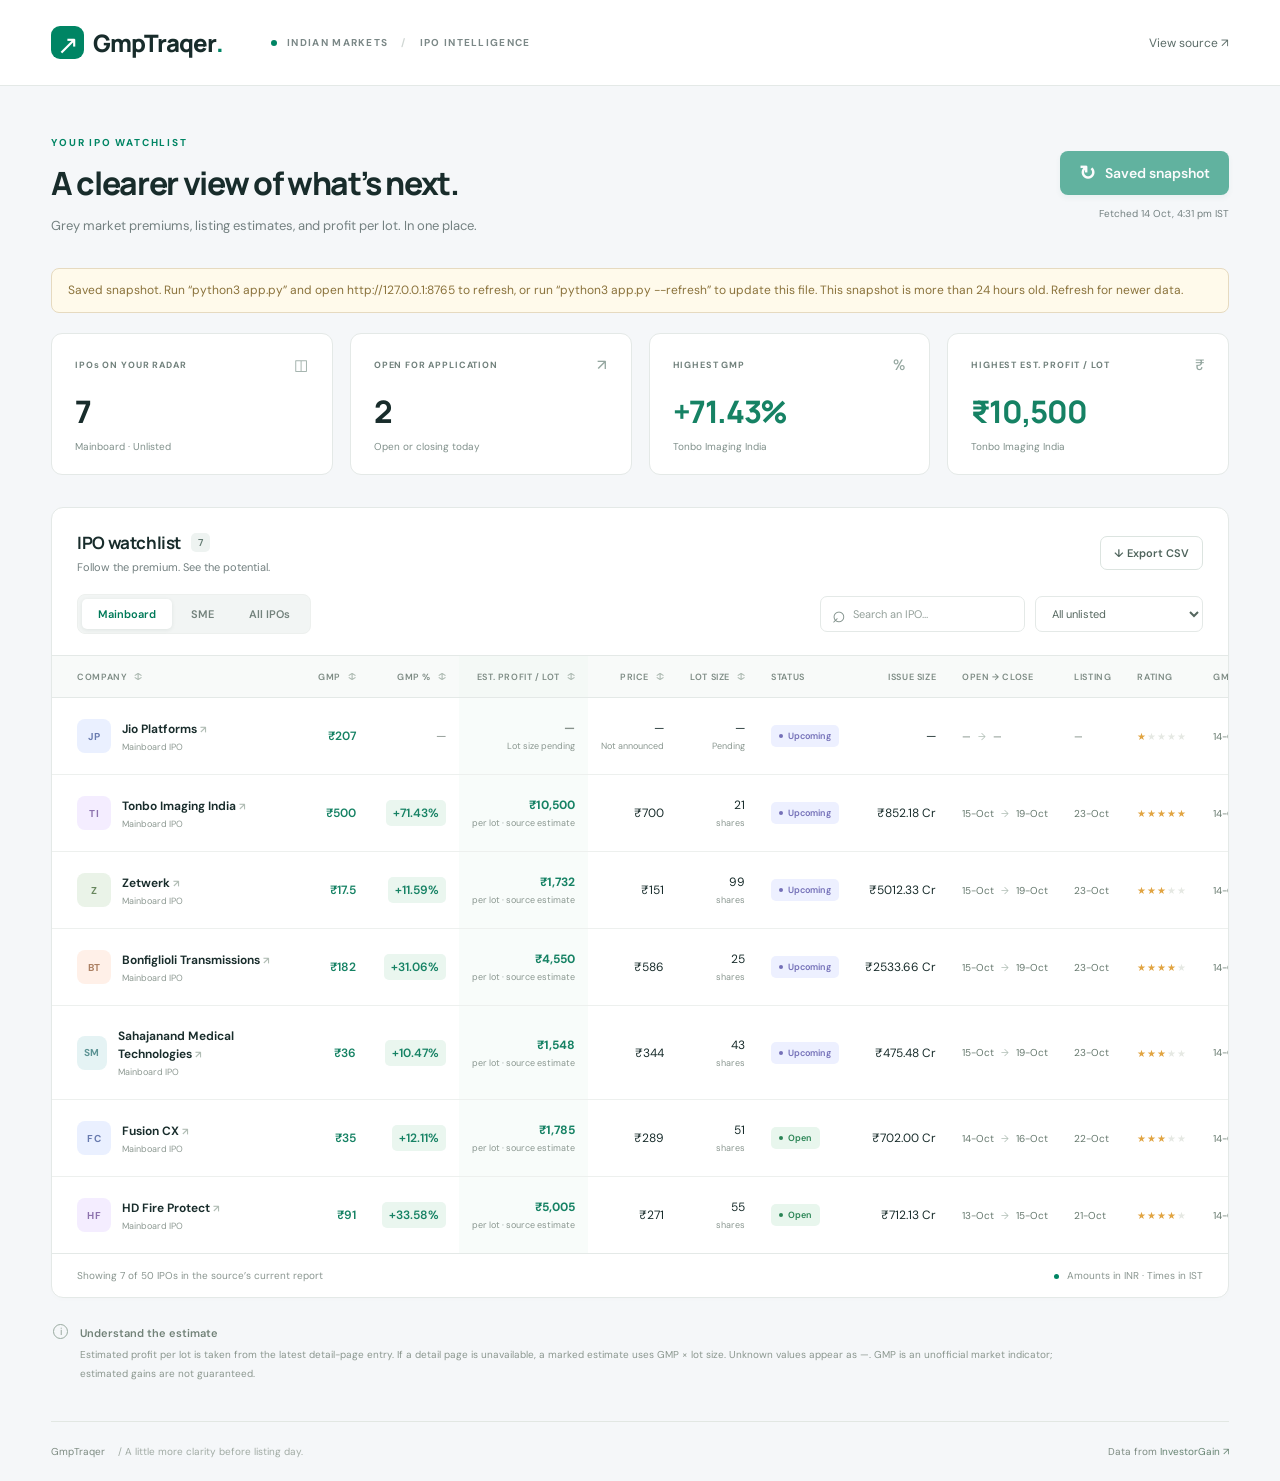
<file: dashboard.html>
<!doctype html>
<html lang="en">
<head>
  <meta charset="utf-8"><meta name="viewport" content="width=device-width,initial-scale=1">
  <meta name="theme-color" content="#f5f7f9">
  <title>GmpTraqer — Indian IPO watchlist</title>
  <style>@import url('https://fonts.googleapis.com/css2?family=DM+Sans:wght@400;450;500;550;600;650;700&family=Manrope:wght@500;600;650;700;750;800&display=swap');
:root{--ink:#182c2b;--muted:#738080;--line:#e4e9e7;--green:#008564;--pale:#e8f5ee;--bg:#f5f7f9}*{box-sizing:border-box}body{margin:0;background:var(--bg);color:var(--ink);font-family:'DM Sans',-apple-system,BlinkMacSystemFont,'Segoe UI',sans-serif;font-size:14px}button,input,select{font:inherit}button,a,input,select{-webkit-tap-highlight-color:transparent}button{cursor:pointer}button:disabled{cursor:wait;opacity:.6}button:focus-visible,a:focus-visible,input:focus-visible,select:focus-visible{outline:3px solid #6ac1ab;outline-offset:3px}a{color:inherit;text-decoration:none}a:hover{text-decoration:underline}[hidden]{display:none!important}.topbar{height:86px;display:flex;align-items:center;gap:48px;padding:0 4%;background:#fff;border-bottom:1px solid var(--line)}.brand{display:flex;align-items:center;gap:9px;font-family:Manrope,sans-serif;font-size:24px;font-weight:800;letter-spacing:-1px}.brand-icon{display:inline-grid;place-items:center;width:33px;height:33px;background:var(--green);color:white;border-radius:9px;font-size:26px;font-weight:500}.brand-dot{color:var(--green);margin-left:-9px}.market{font-size:10px;letter-spacing:1.3px;font-weight:700;color:#7b8887;display:flex;gap:10px;align-items:center}.market i,.tiny-dot{display:inline-block;width:6px;height:6px;background:var(--green);border-radius:50%}.divider{color:#d0d7d4;margin:0 3px}.source-link{margin-left:auto;font-size:12px;color:#5b6c68}main{max-width:1600px;margin:auto;padding:50px 4% 0}.heading{display:flex;justify-content:space-between;gap:24px;align-items:center;margin-bottom:34px}.eyebrow{font-size:10px;letter-spacing:1.8px;color:var(--green);font-weight:700;margin-bottom:12px}h1{font-family:Manrope,sans-serif;font-size:clamp(26px,2.5vw,37px);font-weight:750;letter-spacing:-1.35px;margin:0 0 12px}.heading p{margin:0;font-size:13px;color:var(--muted)}.refresh-area{display:flex;flex-direction:column;align-items:flex-end;gap:12px;min-width:170px}.primary{border:0;background:#008564;color:white;border-radius:8px;padding:12px 19px;font-weight:600;box-shadow:0 3px 5px #00856414;display:flex;gap:9px;align-items:center}.primary:hover{background:#006e53}#refresh-icon{font-size:20px;line-height:20px}#updated{font-size:10px;color:var(--muted);text-align:right}.stats{display:grid;grid-template-columns:repeat(4,1fr);gap:17px;margin-bottom:32px}.stat{background:white;border:1px solid var(--line);border-radius:11px;padding:21px 23px;display:flex;flex-direction:column;min-width:0}.stat-label{font-size:9px;font-weight:700;color:#71817c;letter-spacing:.85px;display:flex;align-items:center;justify-content:space-between;gap:5px}.stat-icon{font-size:15px;color:#95a7a0;font-weight:500}.stat strong{font-family:Manrope,sans-serif;font-size:31px;font-weight:750;letter-spacing:-1.2px;margin:15px 0 8px}.stat-foot{font-size:10px;color:#80908b;white-space:nowrap;overflow:hidden;text-overflow:ellipsis}.green{color:var(--green)}.watchlist{background:#fff;border:1px solid var(--line);border-radius:12px;overflow:hidden;box-shadow:0 2px 6px #102c2203}.table-heading{display:flex;justify-content:space-between;align-items:center;padding:23px 25px 20px}.table-heading h2{font-family:Manrope,sans-serif;font-size:17px;letter-spacing:-.4px;margin:0;display:flex;align-items:center;gap:10px}.table-heading p{margin:6px 0 0;font-size:11px;color:var(--muted)}.count{font:600 10px 'DM Sans',sans-serif;background:#eef3f1;color:#647b73;border-radius:5px;padding:3px 7px}.secondary{background:white;border:1px solid #dce4e0;border-radius:7px;padding:9px 13px;color:#4f645c;font-size:11px;font-weight:600}.secondary:hover{background:#f6faf8}.toolbar{display:flex;align-items:center;justify-content:space-between;gap:16px;padding:0 25px 21px}.segments{padding:4px;display:flex;gap:3px;background:#f2f5f4;border:1px solid #edf0ee;border-radius:8px}.segments button{border:0;padding:8px 16px;border-radius:5px;font-size:11px;color:#73827c;background:transparent;font-weight:600}.segments button[aria-pressed=true]{background:white;color:#007a59;box-shadow:0 1px 4px #122d2315}.filters{display:flex;gap:10px}.search{display:flex;align-items:center;border:1px solid var(--line);border-radius:7px;padding:0 11px;gap:7px}.search span{font-size:23px;color:#81918b}.search input{width:160px;border:0;outline:none;font-size:11px;padding:10px 0;background:none;color:var(--ink)}.search input::placeholder{color:#94a09a}select{border:1px solid var(--line);border-radius:7px;padding:9px 28px 9px 12px;background:#fff;color:#55675f;font-size:11px}.table-scroll{overflow-x:auto}table{width:100%;border-collapse:collapse;white-space:nowrap;text-align:left}thead{background:#f8faf9;border-top:1px solid var(--line);border-bottom:1px solid var(--line)}th{padding:14px 13px;color:#7d8b84;font-size:9px;letter-spacing:.6px;font-weight:600}th:first-child,td:first-child{padding-left:25px}th:last-child,td:last-child{padding-right:25px}th button{font:inherit;color:inherit;padding:0;background:none;border:0;letter-spacing:inherit;white-space:nowrap}th button span{color:#acb9b1;font-size:10px;margin-left:4px}th[aria-sort]{color:#007c5d}td{padding:21px 13px;border-bottom:1px solid #edf0ee;font-size:12px;font-variant-numeric:tabular-nums}tbody tr:last-child td{border-bottom:0}tbody tr:hover{background:#fafcfb}.num{text-align:right}.emphasis{background:#e7f5ee50}.company{display:flex;align-items:center;gap:11px;min-width:215px}.avatar{width:34px;height:34px;display:grid;place-items:center;border-radius:8px;background:var(--avatar-bg,#edf2fc);color:var(--avatar-color,#526598);font-size:10px;font-weight:700;letter-spacing:.5px}.company a{font-size:12px;font-weight:650;white-space:normal;display:block;max-width:220px;line-height:1.5}.company small{display:block;color:#8d9992;font-size:9px;margin-top:3px}.pill{display:inline-flex;padding:5px 8px;border-radius:5px;font-size:9px;font-weight:600;gap:5px;align-items:center}.pill:before{content:'';width:4px;height:4px;border-radius:50%;background:currentColor}.upcoming{background:#edf0ff;color:#7470b8}.open,.closing-today{background:#e8f6ed;color:#298454}.closed{background:#f5f1e7;color:#a08a48}.listed,.unknown{background:#eef1f2;color:#7b8790}.gain{color:#168264;font-weight:600}.loss{color:#bd5959;font-weight:600}.gmp-percent{display:inline-block;padding:5px 7px;border-radius:5px;background:#eaf6ef}.gmp-percent.loss{background:#fff0ee}.zero{color:#87928c}.profit{font-weight:700}.subtext{display:block;font-size:9px;color:#8a9790;margin-top:4px;font-weight:400}.dates{color:#64776c;font-size:10px}.dates .arrow{color:#b5c2ba;padding:0 4px}.rating{color:#e1a441;font-size:10px;letter-spacing:1px}.table-footer{display:flex;align-items:center;justify-content:space-between;border-top:1px solid var(--line);padding:15px 25px;color:#8a9690;font-size:10px}.tiny-dot{width:5px;height:5px;margin-right:5px}.notes{margin:25px 0 38px;display:flex;gap:12px;padding:0 2px;max-width:1030px}.note-symbol{border:1px solid #9aaba1;border-radius:50%;width:15px;height:15px;display:grid;place-items:center;font-size:10px;color:#8c9c91;flex:none;margin-top:1px}.notes strong{font-size:11px;font-weight:600;color:#728278}.notes p{font-size:10px;color:#8b978f;line-height:1.9;margin:4px 0 0}footer{display:flex;justify-content:space-between;gap:20px;border-top:1px solid #e2e7e3;padding:23px 0;color:#7d8b82;font-size:10px}footer .muted{color:#a1aba4;margin-left:10px}footer a{color:#668472}.notice{padding:12px 16px;margin-bottom:20px;border:1px solid #e6dac0;background:#fffaeb;border-radius:8px;font-size:12px;color:#8a723b;line-height:1.6}.empty{text-align:center;padding:40px;color:var(--muted)}.empty>span{font-size:32px}.empty h3{color:var(--ink);font-size:16px}.empty p{font-size:12px}.spin{animation:spin 1.2s linear infinite}@keyframes spin{to{transform:rotate(360deg)}}@media(min-width:1500px){td{padding-top:24px;padding-bottom:24px}}@media(max-width:1000px){.market{display:none}.heading{align-items:flex-start}.stats{gap:10px}.stat{padding:17px 15px}.stat-label{font-size:8px;letter-spacing:.4px}.stat strong{font-size:27px}main{padding-top:35px}.toolbar{flex-wrap:wrap}.filters{flex:1;justify-content:flex-end}.heading p{max-width:390px;line-height:1.6}}@media(max-width:640px){.topbar{height:70px}.brand{font-size:21px}.heading{flex-direction:column;gap:20px;margin-bottom:23px}.heading h1{font-size:28px;letter-spacing:-1px}.refresh-area{flex-direction:row;align-items:center;width:100%;justify-content:space-between}.stats{grid-template-columns:repeat(2,1fr);margin-bottom:23px}.stat-label{font-size:8px}.stat strong{font-size:27px}.table-heading{padding:20px 16px}.toolbar{padding:0 16px 18px}.filters{width:100%;justify-content:stretch;flex-basis:100%}.search{flex:1;min-width:0}.search input{width:100%;min-width:0}select{max-width:145px}.segments{width:100%}.segments button{flex:1}th:first-child,td:first-child{padding-left:16px}.table-footer{align-items:flex-start;gap:10px;flex-direction:column;padding:15px 16px}footer{flex-direction:column;gap:10px}.notes{margin-bottom:27px}footer .muted{margin-left:3px}.stat-foot{font-size:9px}.refresh-area #updated{max-width:160px}.source-link{font-size:10px}}
</style>
</head>
<body>
  <header class="topbar"><a class="brand" href="/" aria-label="GmpTraqer home"><span class="brand-icon">↗</span> GmpTraqer<span class="brand-dot">.</span></a><span class="market"><i></i> INDIAN MARKETS <span class="divider">/</span> IPO INTELLIGENCE</span><a class="source-link" href="https://www.investorgain.com/report/ipo-gmp-live/331/" target="_blank" rel="noopener noreferrer">View source ↗</a></header>
  <main>
    <section class="heading"><div><div class="eyebrow">YOUR IPO WATCHLIST</div><h1>A clearer view of what’s next.</h1><p>Grey market premiums, listing estimates, and profit per lot. In one place.</p></div><div class="refresh-area"><button id="refresh" class="primary"><span id="refresh-icon">↻</span> <span id="refresh-label">Refresh data</span></button><span id="updated">Waiting for first refresh</span></div></section>
    <div id="notice" class="notice" role="status" aria-live="polite" hidden></div>
    <section class="stats" aria-label="Filtered IPO summary">
      <article class="stat"><span class="stat-label">IPOs ON YOUR RADAR <span class="stat-icon">◫</span></span><strong id="stat-count">—</strong><span id="stat-scope" class="stat-foot">Mainboard · Unlisted</span></article>
      <article class="stat"><span class="stat-label">OPEN FOR APPLICATION <span class="stat-icon">↗</span></span><strong id="stat-open">—</strong><span class="stat-foot">Open or closing today</span></article>
      <article class="stat"><span class="stat-label">HIGHEST GMP <span class="stat-icon">%</span></span><strong id="stat-gmp" class="green">—</strong><span id="stat-gmp-name" class="stat-foot">Among visible IPOs</span></article>
      <article class="stat"><span class="stat-label">HIGHEST EST. PROFIT / LOT <span class="stat-icon">₹</span></span><strong id="stat-profit" class="green">—</strong><span id="stat-profit-name" class="stat-foot">Among visible IPOs</span></article>
    </section>
    <section class="watchlist" aria-label="IPO watchlist">
      <div class="table-heading"><div><h2>IPO watchlist <span id="count" class="count">0</span></h2><p>Follow the premium. See the potential.</p></div><button id="export" class="secondary" disabled>↓ Export CSV</button></div>
      <div class="toolbar"><div class="segments" role="group" aria-label="IPO market segment"><button data-board="Mainboard" aria-pressed="true">Mainboard</button><button data-board="SME" aria-pressed="false">SME</button><button data-board="All" aria-pressed="false">All IPOs</button></div><div class="filters"><label class="search"><span aria-hidden="true">⌕</span><input id="search" type="search" placeholder="Search an IPO…" aria-label="Search IPO name"></label><select id="status" aria-label="Filter by IPO status"><option value="Unlisted">All unlisted</option><option value="Upcoming">Upcoming</option><option value="Open">Open / closing today</option><option value="Closed">Closed</option><option value="Listed">Listed</option><option value="All">All statuses</option></select></div></div>
      <div class="table-scroll"><table><thead><tr>
        <th><button data-sort="name">COMPANY <span>↕</span></button></th><th class="num"><button data-sort="gmp">GMP <span>↕</span></button></th><th class="num"><button data-sort="gmpPercent">GMP % <span>↕</span></button></th><th class="num emphasis"><button data-sort="profitPerLot">EST. PROFIT / LOT <span>↕</span></button></th><th class="num"><button data-sort="price">PRICE <span>↕</span></button></th><th class="num"><button data-sort="lotSize">LOT SIZE <span>↕</span></button></th><th>STATUS</th><th class="num">ISSUE SIZE</th><th>OPEN → CLOSE</th><th>LISTING</th><th>RATING</th><th>GMP UPDATED</th>
      </tr></thead><tbody id="rows"></tbody></table></div>
      <div id="empty" class="empty" hidden><span>⌕</span><h3>No IPOs in this view</h3><p>Try another segment, status, or company name.</p><button class="secondary" id="reset">Reset filters</button></div>
      <div class="table-footer"><span id="showing">Loading IPO data…</span><span><i class="tiny-dot"></i> Amounts in INR · Times in IST</span></div>
    </section>
    <section class="notes"><div class="note-symbol">i</div><div><strong>Understand the estimate</strong><p>Estimated profit per lot is taken from the latest detail-page entry. If a detail page is unavailable, a marked estimate uses GMP × lot size. Unknown values appear as —. GMP is an unofficial market indicator; estimated gains are not guaranteed.</p></div></section>
    <footer><span>GmpTraqer <span class="muted">/ A little more clarity before listing day.</span></span><span>Data from <a href="https://www.investorgain.com/report/ipo-gmp-live/331/" target="_blank" rel="noopener noreferrer">InvestorGain ↗</a></span></footer>
  </main>
  <script id="initial-data" type="application/json">{"fetchedAt": "2026-10-14T11:01:04.981792+00:00", "source": "https://www.investorgain.com/report/ipo-gmp-live/331/", "rows": [{"id": "2306", "name": "Jio Platforms", "url": "https://www.investorgain.com/gmp/jio-platforms-ipo/2306/", "board": "Mainboard", "exchange": "Mainboard", "status": "Upcoming", "price": null, "lotSize": null, "gmp": 207.0, "gmpPercent": null, "rating": 1, "issueSize": "-", "subscription": "-", "openDate": null, "closeDate": null, "listingDate": null, "sourceUpdated": "14-Oct 16:02", "profitPerLot": null, "estimatedListing": null, "profitSource": "unavailable", "detailError": null}, {"id": "2228", "name": "Shellz India", "url": "https://www.investorgain.com/gmp/shellz-india-ipo/2228/", "board": "SME", "exchange": "BSE SME", "status": "Upcoming", "price": 179.0, "lotSize": 800.0, "gmp": 0.0, "gmpPercent": 0.0, "rating": 1, "issueSize": "₹59.97 Cr", "subscription": "-", "openDate": "15-Oct", "closeDate": "19-Oct", "listingDate": "23-Oct", "sourceUpdated": "14-Oct 16:00", "profitPerLot": 0.0, "estimatedListing": 179.0, "profitSource": "detail", "detailError": null}, {"id": "2369", "name": "Tonbo Imaging India", "url": "https://www.investorgain.com/gmp/tonbo-imaging-india-ipo/2369/", "board": "Mainboard", "exchange": "Mainboard", "status": "Upcoming", "price": 700.0, "lotSize": 21.0, "gmp": 500.0, "gmpPercent": 71.43, "rating": 5, "issueSize": "₹852.18 Cr", "subscription": "-", "openDate": "15-Oct", "closeDate": "19-Oct", "listingDate": "23-Oct", "sourceUpdated": "14-Oct 16:02", "profitPerLot": 10500.0, "estimatedListing": 1200.0, "profitSource": "detail", "detailError": null}, {"id": "2279", "name": "Zetwerk", "url": "https://www.investorgain.com/gmp/zetwerk-ipo/2279/", "board": "Mainboard", "exchange": "Mainboard", "status": "Upcoming", "price": 151.0, "lotSize": 99.0, "gmp": 17.5, "gmpPercent": 11.59, "rating": 3, "issueSize": "₹5012.33 Cr", "subscription": "-", "openDate": "15-Oct", "closeDate": "19-Oct", "listingDate": "23-Oct", "sourceUpdated": "14-Oct 16:02", "profitPerLot": 1732.0, "estimatedListing": 168.5, "profitSource": "detail", "detailError": null}, {"id": "2124", "name": "Bonfiglioli Transmissions", "url": "https://www.investorgain.com/gmp/bonfiglioli-transmissions-ipo/2124/", "board": "Mainboard", "exchange": "Mainboard", "status": "Upcoming", "price": 586.0, "lotSize": 25.0, "gmp": 182.0, "gmpPercent": 31.06, "rating": 4, "issueSize": "₹2533.66 Cr", "subscription": "-", "openDate": "15-Oct", "closeDate": "19-Oct", "listingDate": "23-Oct", "sourceUpdated": "14-Oct 16:02", "profitPerLot": 4550.0, "estimatedListing": 768.0, "profitSource": "detail", "detailError": null}, {"id": "1842", "name": "Sahajanand Medical Technologies", "url": "https://www.investorgain.com/gmp/sahajanand-medical-technologies-ipo/1842/", "board": "Mainboard", "exchange": "Mainboard", "status": "Upcoming", "price": 344.0, "lotSize": 43.0, "gmp": 36.0, "gmpPercent": 10.47, "rating": 3, "issueSize": "₹475.48 Cr", "subscription": "-", "openDate": "15-Oct", "closeDate": "19-Oct", "listingDate": "23-Oct", "sourceUpdated": "14-Oct 16:02", "profitPerLot": 1548.0, "estimatedListing": 380.0, "profitSource": "detail", "detailError": null}, {"id": "2220", "name": "Ravita Engineering Services", "url": "https://www.investorgain.com/gmp/ravita-engineering-services-ipo/2220/", "board": "SME", "exchange": "NSE SME", "status": "Open", "price": 112.0, "lotSize": 1200.0, "gmp": 7.0, "gmpPercent": 6.25, "rating": 2, "issueSize": "₹116.05 Cr", "subscription": "0.66x", "openDate": "14-Oct", "closeDate": "16-Oct", "listingDate": "22-Oct", "sourceUpdated": "14-Oct 16:02", "profitPerLot": 8400.0, "estimatedListing": 119.0, "profitSource": "detail", "detailError": null}, {"id": "1792", "name": "Fusion CX", "url": "https://www.investorgain.com/gmp/fusion-cx-ipo/1792/", "board": "Mainboard", "exchange": "Mainboard", "status": "Open", "price": 289.0, "lotSize": 51.0, "gmp": 35.0, "gmpPercent": 12.11, "rating": 3, "issueSize": "₹702.00 Cr", "subscription": "0.27x", "openDate": "14-Oct", "closeDate": "16-Oct", "listingDate": "22-Oct", "sourceUpdated": "14-Oct 16:02", "profitPerLot": 1785.0, "estimatedListing": 324.0, "profitSource": "detail", "detailError": null}, {"id": "1902", "name": "HD Fire Protect", "url": "https://www.investorgain.com/gmp/hd-fire-protect-ipo/1902/", "board": "Mainboard", "exchange": "Mainboard", "status": "Open", "price": 271.0, "lotSize": 55.0, "gmp": 91.0, "gmpPercent": 33.58, "rating": 4, "issueSize": "₹712.13 Cr", "subscription": "12.41x", "openDate": "13-Oct", "closeDate": "15-Oct", "listingDate": "21-Oct", "sourceUpdated": "14-Oct 16:02", "profitPerLot": 5005.0, "estimatedListing": 362.0, "profitSource": "detail", "detailError": null}, {"id": "2335", "name": "Vaibhav Vyapaar", "url": "https://www.investorgain.com/gmp/vaibhav-vyapaar-ipo/2335/", "board": "SME", "exchange": "NSE SME", "status": "Open", "price": 54.0, "lotSize": 2000.0, "gmp": 0.0, "gmpPercent": 0.0, "rating": 1, "issueSize": "₹42.10 Cr", "subscription": "0.19x", "openDate": "13-Oct", "closeDate": "15-Oct", "listingDate": "21-Oct", "sourceUpdated": "14-Oct 15:58", "profitPerLot": 0.0, "estimatedListing": 54.0, "profitSource": "detail", "detailError": null}, {"id": "2292", "name": "R.K.Fashion Accessories", "url": "https://www.investorgain.com/gmp/rkfashion-accessories-ipo/2292/", "board": "SME", "exchange": "NSE SME", "status": "Listed", "price": 82.0, "lotSize": 1600.0, "gmp": 1.5, "gmpPercent": 1.83, "rating": 1, "issueSize": "₹34.99 Cr", "subscription": "2.7x", "openDate": "5-Oct", "closeDate": "7-Oct", "listingDate": "12-Oct", "sourceUpdated": "12-Oct 9:37 LN@₹80.00(-2.44%)", "profitPerLot": 2400.0, "estimatedListing": 83.5, "profitSource": "detail", "detailError": null}, {"id": "2006", "name": "Acme India Industries", "url": "https://www.investorgain.com/gmp/acme-india-industries-ipo/2006/", "board": "SME", "exchange": "BSE SME", "status": "Listed", "price": 196.0, "lotSize": 600.0, "gmp": 43.0, "gmpPercent": 21.94, "rating": 4, "issueSize": "₹121.69 Cr", "subscription": "124.23x", "openDate": "30-Sep", "closeDate": "6-Oct", "listingDate": "9-Oct", "sourceUpdated": "9-Oct 9:37 LP@₹221.00(12.76%)", "profitPerLot": 25800.0, "estimatedListing": 239.0, "profitSource": "detail", "detailError": null}, {"id": "2001", "name": "Paramount Syntex", "url": "https://www.investorgain.com/gmp/paramount-syntex-ipo/2001/", "board": "SME", "exchange": "BSE SME", "status": "Listed", "price": 127.0, "lotSize": 1000.0, "gmp": 0.0, "gmpPercent": 0.0, "rating": 1, "issueSize": "₹81.79 Cr", "subscription": "1.88x", "openDate": "30-Sep", "closeDate": "6-Oct", "listingDate": "9-Oct", "sourceUpdated": "9-Oct 9:31 LN@₹115.00(-9.45%)", "profitPerLot": 0.0, "estimatedListing": 127.0, "profitSource": "detail", "detailError": null}, {"id": "2370", "name": "TNA Solutions", "url": "https://www.investorgain.com/gmp/tna-solutions-ipo/2370/", "board": "SME", "exchange": "BSE SME", "status": "Listed", "price": 70.0, "lotSize": 2000.0, "gmp": 0.0, "gmpPercent": 0.0, "rating": 1, "issueSize": "₹37.86 Cr", "subscription": "55.2x", "openDate": "30-Sep", "closeDate": "6-Oct", "listingDate": "9-Oct", "sourceUpdated": "9-Oct 9:37 LN@₹56.00(-20.00%)", "profitPerLot": 0.0, "estimatedListing": 70.0, "profitSource": "detail", "detailError": null}, {"id": "2347", "name": "Omara Ventures India", "url": "https://www.investorgain.com/gmp/omara-ventures-india-ipo/2347/", "board": "SME", "exchange": "BSE SME", "status": "Listed", "price": 311.0, "lotSize": 400.0, "gmp": 0.0, "gmpPercent": 0.0, "rating": 1, "issueSize": "₹41.99 Cr", "subscription": "1.06x", "openDate": "30-Sep", "closeDate": "5-Oct", "listingDate": "8-Oct", "sourceUpdated": "8-Oct 9:28 LP@₹319.00(2.57%)", "profitPerLot": 0.0, "estimatedListing": 311.0, "profitSource": "detail", "detailError": null}, {"id": "1637", "name": "EverestIMS Technologies", "url": "https://www.investorgain.com/gmp/everestims-technologies-ipo/1637/", "board": "SME", "exchange": "BSE SME", "status": "Listed", "price": 85.0, "lotSize": 1600.0, "gmp": 50.0, "gmpPercent": 58.82, "rating": 5, "issueSize": "₹48.46 Cr", "subscription": "294.22x", "openDate": "29-Sep", "closeDate": "5-Oct", "listingDate": "8-Oct", "sourceUpdated": "8-Oct 9:37 LN@₹126.00(48.24%)", "profitPerLot": 80000.0, "estimatedListing": 135.0, "profitSource": "detail", "detailError": null}, {"id": "1602", "name": "Vishal Nirmiti", "url": "https://www.investorgain.com/gmp/vishal-nirmiti-ipo/1602/", "board": "Mainboard", "exchange": "Mainboard", "status": "Listed", "price": 220.0, "lotSize": 68.0, "gmp": 2.0, "gmpPercent": 0.91, "rating": 1, "issueSize": "₹178.00 Cr", "subscription": "1.79x", "openDate": "30-Sep", "closeDate": "5-Oct", "listingDate": "8-Oct", "sourceUpdated": "8-Oct 9:37 LN@₹215.00(-2.27%)", "profitPerLot": 136.0, "estimatedListing": 222.0, "profitSource": "detail", "detailError": null}, {"id": "2282", "name": "Shree TNB Polymers", "url": "https://www.investorgain.com/gmp/shree-tnb-polymers-ipo/2282/", "board": "SME", "exchange": "BSE SME", "status": "Listed", "price": 53.0, "lotSize": 2000.0, "gmp": 4.0, "gmpPercent": 7.55, "rating": 2, "issueSize": "₹31.80 Cr", "subscription": "1.98x", "openDate": "28-Sep", "closeDate": "5-Oct", "listingDate": "8-Oct", "sourceUpdated": "8-Oct 9:37 LP@₹60.00(13.21%)", "profitPerLot": 8000.0, "estimatedListing": 57.0, "profitSource": "detail", "detailError": null}, {"id": "1964", "name": "SJP Ultrasonic", "url": "https://www.investorgain.com/gmp/sjp-ultrasonic-ipo/1964/", "board": "SME", "exchange": "BSE SME", "status": "Listed", "price": 67.0, "lotSize": 2000.0, "gmp": 0.0, "gmpPercent": 0.0, "rating": 1, "issueSize": "₹23.45 Cr", "subscription": "1.82x", "openDate": "30-Sep", "closeDate": "5-Oct", "listingDate": "8-Oct", "sourceUpdated": "8-Oct 9:36 LP@₹74.20(10.75%)", "profitPerLot": 0.0, "estimatedListing": 67.0, "profitSource": "detail", "detailError": null}, {"id": "1781", "name": "Dove Soft", "url": "https://www.investorgain.com/gmp/dove-soft-ipo/1781/", "board": "SME", "exchange": "BSE SME", "status": "Listed", "price": 111.0, "lotSize": 1200.0, "gmp": 0.0, "gmpPercent": 0.0, "rating": 1, "issueSize": "₹73.26 Cr", "subscription": "1.38x", "openDate": "30-Sep", "closeDate": "5-Oct", "listingDate": "8-Oct", "sourceUpdated": "8-Oct 9:37 LN@₹110.30(-0.63%)", "profitPerLot": 0.0, "estimatedListing": 111.0, "profitSource": "detail", "detailError": null}, {"id": "2267", "name": "Eventions", "url": "https://www.investorgain.com/gmp/eventions-ipo/2267/", "board": "SME", "exchange": "NSE SME", "status": "Listed", "price": 118.0, "lotSize": 1200.0, "gmp": 0.0, "gmpPercent": 0.0, "rating": 1, "issueSize": "₹38.12 Cr", "subscription": "2.39x", "openDate": "30-Sep", "closeDate": "5-Oct", "listingDate": "8-Oct", "sourceUpdated": "8-Oct 9:35 LN@₹111.00(-5.93%)", "profitPerLot": 0.0, "estimatedListing": 118.0, "profitSource": "detail", "detailError": null}, {"id": "2274", "name": "Sollfege Smart Electronics", "url": "https://www.investorgain.com/gmp/sollfege-smart-electronics-ipo/2274/", "board": "SME", "exchange": "BSE SME", "status": "Listed", "price": 55.0, "lotSize": 2000.0, "gmp": 10.0, "gmpPercent": 18.18, "rating": 3, "issueSize": "₹21.78 Cr", "subscription": "2.14x", "openDate": "30-Sep", "closeDate": "5-Oct", "listingDate": "8-Oct", "sourceUpdated": "8-Oct 9:37 LN@₹104.40(89.82%)", "profitPerLot": 20000.0, "estimatedListing": 65.0, "profitSource": "detail", "detailError": null}, {"id": "2235", "name": "Nityas Gems & Jewellery", "url": "https://www.investorgain.com/gmp/nityas-gems-jewellery-ipo/2235/", "board": "Mainboard", "exchange": "Mainboard", "status": "Listed", "price": 75.0, "lotSize": 200.0, "gmp": 1.0, "gmpPercent": 1.33, "rating": 1, "issueSize": "₹108.35 Cr", "subscription": "2.26x", "openDate": "30-Sep", "closeDate": "5-Oct", "listingDate": "8-Oct", "sourceUpdated": "8-Oct 9:37 LP@₹80.00(6.67%)", "profitPerLot": 200.0, "estimatedListing": 76.0, "profitSource": "detail", "detailError": null}, {"id": "2052", "name": "Black Opal Consultants", "url": "https://www.investorgain.com/gmp/black-opal-consultants-ipo/2052/", "board": "SME", "exchange": "BSE SME", "status": "Listed", "price": 197.0, "lotSize": 600.0, "gmp": 0.0, "gmpPercent": 0.0, "rating": 1, "issueSize": "₹55.08 Cr", "subscription": "73.8x", "openDate": "29-Sep", "closeDate": "1-Oct", "listingDate": "7-Oct", "sourceUpdated": "7-Oct 9:37 LP@₹200.00(1.52%)", "profitPerLot": 0.0, "estimatedListing": 197.0, "profitSource": "detail", "detailError": null}, {"id": "2077", "name": "Papadmalji Agro Foods", "url": "https://www.investorgain.com/gmp/papadmalji-agro-foods-ipo/2077/", "board": "SME", "exchange": "NSE SME", "status": "Listed", "price": 72.0, "lotSize": 1600.0, "gmp": 0.0, "gmpPercent": 0.0, "rating": 1, "issueSize": "₹20.18 Cr", "subscription": "2.54x", "openDate": "29-Sep", "closeDate": "1-Oct", "listingDate": "7-Oct", "sourceUpdated": "7-Oct 9:35 LP@₹72.30(0.42%)", "profitPerLot": 0.0, "estimatedListing": 72.0, "profitSource": "detail", "detailError": null}, {"id": "2224", "name": "Green Asia Impex", "url": "https://www.investorgain.com/gmp/green-asia-impex-ipo/2224/", "board": "SME", "exchange": "NSE SME", "status": "Listed", "price": 89.0, "lotSize": 1600.0, "gmp": 0.0, "gmpPercent": 0.0, "rating": 1, "issueSize": "₹59.34 Cr", "subscription": "1.04x", "openDate": "24-Sep", "closeDate": "1-Oct", "listingDate": "7-Oct", "sourceUpdated": "7-Oct 9:31 L@₹89.00(0.00%)", "profitPerLot": 0.0, "estimatedListing": 89.0, "profitSource": "detail", "detailError": null}, {"id": "2351", "name": "Vans Electroengineerings", "url": "https://www.investorgain.com/gmp/vans-electroengineerings-ipo/2351/", "board": "SME", "exchange": "BSE SME", "status": "Listed", "price": 118.0, "lotSize": 1200.0, "gmp": 103.0, "gmpPercent": 87.29, "rating": 5, "issueSize": "₹33.98 Cr", "subscription": "628.73x", "openDate": "29-Sep", "closeDate": "1-Oct", "listingDate": "7-Oct", "sourceUpdated": "7-Oct 9:37 LP@₹224.20(90.00%)", "profitPerLot": 123600.0, "estimatedListing": 221.0, "profitSource": "detail", "detailError": null}, {"id": "1683", "name": "Pind Hospitality", "url": "https://www.investorgain.com/gmp/pind-hospitality-ipo/1683/", "board": "SME", "exchange": "BSE SME", "status": "Listed", "price": 99.0, "lotSize": 1200.0, "gmp": 1.0, "gmpPercent": 1.01, "rating": 1, "issueSize": "₹17.82 Cr", "subscription": "2.71x", "openDate": "28-Sep", "closeDate": "30-Sep", "listingDate": "6-Oct", "sourceUpdated": "6-Oct 9:37 LN@₹79.20(-20.00%)", "profitPerLot": 1200.0, "estimatedListing": 100.0, "profitSource": "detail", "detailError": null}, {"id": "1956", "name": "Shivchem Agro", "url": "https://www.investorgain.com/gmp/shivchem-agro-ipo/1956/", "board": "SME", "exchange": "BSE SME", "status": "Listed", "price": 62.0, "lotSize": 2000.0, "gmp": 1.5, "gmpPercent": 2.42, "rating": 1, "issueSize": "₹14.01 Cr", "subscription": "2.2x", "openDate": "28-Sep", "closeDate": "30-Sep", "listingDate": "6-Oct", "sourceUpdated": "6-Oct 9:37 L@₹62.00(0.00%)", "profitPerLot": 3000.0, "estimatedListing": 63.5, "profitSource": "detail", "detailError": null}, {"id": "2121", "name": "SRIT India", "url": "https://www.investorgain.com/gmp/srit-india-ipo/2121/", "board": "Mainboard", "exchange": "Mainboard", "status": "Listed", "price": 130.0, "lotSize": 115.0, "gmp": 59.0, "gmpPercent": 45.38, "rating": 4, "issueSize": "₹218.40 Cr", "subscription": "125.16x", "openDate": "28-Sep", "closeDate": "30-Sep", "listingDate": "6-Oct", "sourceUpdated": "6-Oct 9:37 LP@₹148.00(13.85%)", "profitPerLot": 6785.0, "estimatedListing": 189.0, "profitSource": "detail", "detailError": null}, {"id": "1926", "name": "Shah Investor's Home", "url": "https://www.investorgain.com/gmp/shah-investors-home-ipo/1926/", "board": "Mainboard", "exchange": "Mainboard", "status": "Listed", "price": 167.0, "lotSize": 85.0, "gmp": 17.0, "gmpPercent": 10.18, "rating": 3, "issueSize": "₹90.17 Cr", "subscription": "38.12x", "openDate": "28-Sep", "closeDate": "30-Sep", "listingDate": "6-Oct", "sourceUpdated": "6-Oct 9:37 LP@₹171.00(2.40%)", "profitPerLot": 1445.0, "estimatedListing": 184.0, "profitSource": "detail", "detailError": null}, {"id": "2360", "name": "Acme Universal Safezone 9", "url": "https://www.investorgain.com/gmp/acme-universal-safezone-9-ipo/2360/", "board": "SME", "exchange": "BSE SME", "status": "Listed", "price": 71.0, "lotSize": 1600.0, "gmp": 16.0, "gmpPercent": 22.54, "rating": 4, "issueSize": "₹35.93 Cr", "subscription": "23.41x", "openDate": "28-Sep", "closeDate": "30-Sep", "listingDate": "6-Oct", "sourceUpdated": "6-Oct 9:37 LN@₹101.00(42.25%)", "profitPerLot": 25600.0, "estimatedListing": 87.0, "profitSource": "detail", "detailError": null}, {"id": "1832", "name": "Orient Cables", "url": "https://www.investorgain.com/gmp/orient-cables-ipo/1832/", "board": "Mainboard", "exchange": "Mainboard", "status": "Listed", "price": 272.0, "lotSize": 55.0, "gmp": 110.0, "gmpPercent": 40.44, "rating": 4, "issueSize": "₹552.00 Cr", "subscription": "97.28x", "openDate": "25-Sep", "closeDate": "29-Sep", "listingDate": "5-Oct", "sourceUpdated": "5-Oct 9:37 LP@₹450(65.44%)", "profitPerLot": 6050.0, "estimatedListing": 382.0, "profitSource": "detail", "detailError": null}, {"id": "1840", "name": "Acevector", "url": "https://www.investorgain.com/gmp/snapdeal-ipo/1840/", "board": "Mainboard", "exchange": "Mainboard", "status": "Listed", "price": 32.0, "lotSize": 468.0, "gmp": 0.0, "gmpPercent": 0.0, "rating": 1, "issueSize": "₹420.00 Cr", "subscription": "5.07x", "openDate": "25-Sep", "closeDate": "29-Sep", "listingDate": "5-Oct", "sourceUpdated": "5-Oct 9:37 LN@₹28.32(-11.50%)", "profitPerLot": 0.0, "estimatedListing": 32.0, "profitSource": "detail", "detailError": null}, {"id": "1975", "name": "Himalayan Solar", "url": "https://www.investorgain.com/gmp/himalayan-solar-ipo/1975/", "board": "SME", "exchange": "NSE SME", "status": "Listed", "price": 103.0, "lotSize": 1200.0, "gmp": 0.0, "gmpPercent": 0.0, "rating": 1, "issueSize": "₹68.03 Cr", "subscription": "1.19x", "openDate": "25-Sep", "closeDate": "29-Sep", "listingDate": "5-Oct", "sourceUpdated": "5-Oct 9:35 LP@₹85(-17.48%)", "profitPerLot": 0.0, "estimatedListing": 103.0, "profitSource": "detail", "detailError": null}, {"id": "1711", "name": "Runwal Enterprises", "url": "https://www.investorgain.com/gmp/runwal-enterprises-ipo/1711/", "board": "Mainboard", "exchange": "Mainboard", "status": "Listed", "price": 305.0, "lotSize": 49.0, "gmp": 0.0, "gmpPercent": 0.0, "rating": 1, "issueSize": "₹500.00 Cr", "subscription": "2.64x", "openDate": "25-Sep", "closeDate": "29-Sep", "listingDate": "5-Oct", "sourceUpdated": "5-Oct 9:37 LN@₹305(0.00%)", "profitPerLot": 0.0, "estimatedListing": 305.0, "profitSource": "detail", "detailError": null}, {"id": "1924", "name": "Sai Urja Indo", "url": "https://www.investorgain.com/gmp/sai-urja-indo-ipo/1924/", "board": "SME", "exchange": "BSE SME", "status": "Listed", "price": 113.0, "lotSize": 1200.0, "gmp": 11.0, "gmpPercent": 9.73, "rating": 2, "issueSize": "₹24.95 Cr", "subscription": "4.95x", "openDate": "25-Sep", "closeDate": "29-Sep", "listingDate": "5-Oct", "sourceUpdated": "5-Oct 9:37 LP@₹133.80(18.41%)", "profitPerLot": 13200.0, "estimatedListing": 124.0, "profitSource": "detail", "detailError": null}, {"id": "2366", "name": "Bench Mark Infotech Services", "url": "https://www.investorgain.com/gmp/bench-mark-infotech-services-ipo/2366/", "board": "SME", "exchange": "NSE SME", "status": "Listed", "price": 110.0, "lotSize": 1200.0, "gmp": 15.0, "gmpPercent": 13.64, "rating": 3, "issueSize": "₹42.44 Cr", "subscription": "103.12x", "openDate": "25-Sep", "closeDate": "29-Sep", "listingDate": "5-Oct", "sourceUpdated": "5-Oct 9:37 LN@₹110(0.00%)", "profitPerLot": 18000.0, "estimatedListing": 125.0, "profitSource": "detail", "detailError": null}, {"id": "2259", "name": "Dudani Retail", "url": "https://www.investorgain.com/gmp/dudani-retail-ipo/2259/", "board": "SME", "exchange": "BSE SME", "status": "Listed", "price": 29.0, "lotSize": 4000.0, "gmp": 0.5, "gmpPercent": 1.72, "rating": 1, "issueSize": "₹10.54 Cr", "subscription": "1.42x", "openDate": "25-Sep", "closeDate": "29-Sep", "listingDate": "5-Oct", "sourceUpdated": "5-Oct 9:37 LN@₹25(-13.79%)", "profitPerLot": 2000.0, "estimatedListing": 29.5, "profitSource": "detail", "detailError": null}, {"id": "1812", "name": "German Green Steel", "url": "https://www.investorgain.com/gmp/german-green-steel-and-power-ipo/1812/", "board": "Mainboard", "exchange": "Mainboard", "status": "Listed", "price": 139.0, "lotSize": 107.0, "gmp": 9.5, "gmpPercent": 6.83, "rating": 2, "issueSize": "₹303.90 Cr", "subscription": "30.42x", "openDate": "25-Sep", "closeDate": "29-Sep", "listingDate": "5-Oct", "sourceUpdated": "5-Oct 9:37 LP@₹142(2.16%)", "profitPerLot": 1016.0, "estimatedListing": 148.5, "profitSource": "detail", "detailError": null}, {"id": "1920", "name": "Roopa Screen", "url": "https://www.investorgain.com/gmp/roopa-screen-ipo/1920/", "board": "SME", "exchange": "BSE SME", "status": "Listed", "price": 64.0, "lotSize": 2000.0, "gmp": 42.0, "gmpPercent": 65.62, "rating": 5, "issueSize": "₹19.20 Cr", "subscription": "271.94x", "openDate": "24-Sep", "closeDate": "28-Sep", "listingDate": "1-Oct", "sourceUpdated": "1-Oct 9:37 LN@₹121.60(90.00%)", "profitPerLot": 84000.0, "estimatedListing": 106.0, "profitSource": "detail", "detailError": null}, {"id": "1611", "name": "A-One Steels", "url": "https://www.investorgain.com/gmp/a-one-steels-ipo/1611/", "board": "Mainboard", "exchange": "Mainboard", "status": "Listed", "price": 405.0, "lotSize": 37.0, "gmp": 46.0, "gmpPercent": 11.36, "rating": 3, "issueSize": "₹405.00 Cr", "subscription": "12.23x", "openDate": "24-Sep", "closeDate": "28-Sep", "listingDate": "1-Oct", "sourceUpdated": "1-Oct 9:37 LP@₹455.00(12.35%)", "profitPerLot": 1702.0, "estimatedListing": 451.0, "profitSource": "detail", "detailError": null}, {"id": "2063", "name": "Peshwa Wheat", "url": "https://www.investorgain.com/gmp/peshwa-wheat-ipo/2063/", "board": "SME", "exchange": "BSE SME", "status": "Listed", "price": 101.0, "lotSize": 1200.0, "gmp": 0.0, "gmpPercent": 0.0, "rating": 1, "issueSize": "₹53.52 Cr", "subscription": "2.77x", "openDate": "24-Sep", "closeDate": "28-Sep", "listingDate": "1-Oct", "sourceUpdated": "1-Oct 9:33 LN@₹100.05(-0.94%)", "profitPerLot": 0.0, "estimatedListing": 101.0, "profitSource": "detail", "detailError": null}, {"id": "2198", "name": "Moneyview", "url": "https://www.investorgain.com/gmp/moneyview-ipo/2198/", "board": "Mainboard", "exchange": "Mainboard", "status": "Listed", "price": 34.0, "lotSize": 441.0, "gmp": 14.5, "gmpPercent": 42.65, "rating": 4, "issueSize": "₹1091.68 Cr", "subscription": "101.87x", "openDate": "24-Sep", "closeDate": "28-Sep", "listingDate": "1-Oct", "sourceUpdated": "1-Oct 9:37 LP@₹55.00(61.76%)", "profitPerLot": 6394.0, "estimatedListing": 48.5, "profitSource": "detail", "detailError": null}, {"id": "1982", "name": "Pooja Logistics", "url": "https://www.investorgain.com/gmp/pooja-logistics-ipo/1982/", "board": "SME", "exchange": "NSE SME", "status": "Listed", "price": 115.0, "lotSize": 1200.0, "gmp": 0.0, "gmpPercent": 0.0, "rating": 1, "issueSize": "₹44.23 Cr", "subscription": "3.11x", "openDate": "23-Sep", "closeDate": "25-Sep", "listingDate": "30-Sep", "sourceUpdated": "30-Sep 9:32 LP@₹118.00(2.61%)", "profitPerLot": 0.0, "estimatedListing": 115.0, "profitSource": "detail", "detailError": null}, {"id": "1917", "name": "Elevate Campuses", "url": "https://www.investorgain.com/gmp/elevate-campuses-ipo/1917/", "board": "Mainboard", "exchange": "Mainboard", "status": "Listed", "price": 362.0, "lotSize": 41.0, "gmp": 6.5, "gmpPercent": 1.8, "rating": 1, "issueSize": "₹2100.00 Cr", "subscription": "1.89x", "openDate": "23-Sep", "closeDate": "25-Sep", "listingDate": "30-Sep", "sourceUpdated": "30-Sep 9:37 LN@₹355.10(-1.91%)", "profitPerLot": 266.0, "estimatedListing": 368.5, "profitSource": "detail", "detailError": null}, {"id": "1888", "name": "Core Integra Consulting", "url": "https://www.investorgain.com/gmp/core-integra-consulting-ipo/1888/", "board": "SME", "exchange": "NSE SME", "status": "Listed", "price": 78.0, "lotSize": 1600.0, "gmp": 0.0, "gmpPercent": 0.0, "rating": 1, "issueSize": "₹21.99 Cr", "subscription": "1.4x", "openDate": "23-Sep", "closeDate": "25-Sep", "listingDate": "30-Sep", "sourceUpdated": "30-Sep 9:31 LP@₹78.10(0.13%)", "profitPerLot": 0.0, "estimatedListing": 78.0, "profitSource": "detail", "detailError": null}, {"id": "2326", "name": "Unitec Fibres", "url": "https://www.investorgain.com/gmp/unitec-fibres-ipo/2326/", "board": "SME", "exchange": "BSE SME", "status": "Listed", "price": 88.0, "lotSize": 1600.0, "gmp": 0.0, "gmpPercent": 0.0, "rating": 1, "issueSize": "₹34.47 Cr", "subscription": "3.92x", "openDate": "23-Sep", "closeDate": "25-Sep", "listingDate": "30-Sep", "sourceUpdated": "30-Sep 9:28 LP@₹90.00(2.27%)", "profitPerLot": 0.0, "estimatedListing": 88.0, "profitSource": "detail", "detailError": null}, {"id": "2008", "name": "Liqvd Digital", "url": "https://www.investorgain.com/gmp/liqvd-digital-ipo/2008/", "board": "SME", "exchange": "BSE SME", "status": "Listed", "price": 54.0, "lotSize": 2000.0, "gmp": 0.0, "gmpPercent": 0.0, "rating": 1, "issueSize": "₹39.01 Cr", "subscription": "5.08x", "openDate": "23-Sep", "closeDate": "25-Sep", "listingDate": "30-Sep", "sourceUpdated": "30-Sep 9:34 LN@₹53.73(-0.50%)", "profitPerLot": 0.0, "estimatedListing": 54.0, "profitSource": "detail", "detailError": null}, {"id": "2268", "name": "Adroit Industries", "url": "https://www.investorgain.com/gmp/adroit-industries-ipo/2268/", "board": "Mainboard", "exchange": "Mainboard", "status": "Listed", "price": 134.0, "lotSize": 111.0, "gmp": 55.0, "gmpPercent": 41.04, "rating": 4, "issueSize": "₹150.71 Cr", "subscription": "176.85x", "openDate": "23-Sep", "closeDate": "25-Sep", "listingDate": "30-Sep", "sourceUpdated": "30-Sep 9:37 LP@₹235.00(75.37%)", "profitPerLot": 6105.0, "estimatedListing": 189.0, "profitSource": "detail", "detailError": null}], "warnings": []}</script>
  <script>(() => {
  'use strict';
  const $ = id => document.getElementById(id);
  const offline = location.protocol === 'file:' || location.pathname.endsWith('/dashboard.html');
  let snapshot = JSON.parse($('initial-data').textContent || 'null');
  let board = 'Mainboard', query = '', status = 'Unlisted', sortKey = null, sortDir = -1;
  let visible = [], busy = false, localNotice = '', lastError = '';
  const money = value => value == null ? '—' : '₹' + new Intl.NumberFormat('en-IN', {maximumFractionDigits: 2}).format(value);
  const integer = value => value == null ? '—' : new Intl.NumberFormat('en-IN', {maximumFractionDigits: 0}).format(value);
  const pct = value => value == null ? '—' : `${value > 0 ? '+' : ''}${value.toFixed(2)}%`;
  const esc = value => String(value ?? '').replace(/[&<>"']/g, c => ({'&':'&amp;','<':'&lt;','>':'&gt;','"':'&quot;',"'":'&#39;'}[c]));
  const tone = value => value == null || value === 0 ? 'zero' : value > 0 ? 'gain' : 'loss';
  const clock = value => new Intl.DateTimeFormat('en-IN', {day:'numeric',month:'short',hour:'numeric',minute:'2-digit',timeZone:'Asia/Kolkata'}).format(new Date(value));
  const palettes = [['#eaf0ff','#697baf'],['#f4edff','#8d72ae'],['#eaf3e8','#68875e'],['#fff0e8','#ac8063'],['#e5f3f4','#5c9394']];

  function notices() {
    const messages = [];
    if (offline) messages.push('Saved snapshot. Run “python3 app.py” and open http://127.0.0.1:8765 to refresh, or run “python3 app.py --refresh” to update this file.');
    if (localNotice) messages.push(localNotice);
    if (lastError) messages.push(lastError);
    if (snapshot?.warnings?.length) messages.push(`${snapshot.warnings.length} detail pages could not be read. Affected estimates are marked “Calculated” or left unavailable; open a company’s source page to verify.`);
    if (snapshot && Date.now() - new Date(snapshot.fetchedAt).getTime() > 24 * 60 * 60 * 1000) messages.push('This snapshot is more than 24 hours old. Refresh for newer data.');
    $('notice').textContent = messages.join(' ');
    $('notice').hidden = !messages.length;
  }

  function render() {
    const data = snapshot?.rows || [];
    visible = data.filter(row => (board === 'All' || row.board === board) && row.name.toLowerCase().includes(query.toLowerCase()) &&
      (status === 'All' || (status === 'Unlisted' ? row.status !== 'Listed' : status === 'Open' ? ['Open','Closing today'].includes(row.status) : row.status === status)));
    if (sortKey) visible.sort((a,b) => {
      const x = a[sortKey], y = b[sortKey];
      if (x == null) return y == null ? 0 : 1;
      if (y == null) return -1;
      return (typeof x === 'number' ? x-y : x.localeCompare(y)) * sortDir;
    });
    $('count').textContent = visible.length;
    $('stat-count').textContent = snapshot ? visible.length : '—';
    $('stat-open').textContent = snapshot ? visible.filter(r => ['Open','Closing today'].includes(r.status)).length : '—';
    $('stat-scope').textContent = `${board === 'All' ? 'All segments' : board} · ${status}${query ? ' · Search applied' : ''}`;
    for (const [field,id] of [['gmpPercent','gmp'],['profitPerLot','profit']]) {
      const best = visible.filter(r => r[field] != null).reduce((a,b) => !a || b[field] > a[field] ? b : a, null);
      $('stat-'+id).textContent = best ? field === 'gmpPercent' ? pct(best[field]) : money(best[field]) : '—';
      $('stat-'+id).className = best ? tone(best[field]) : 'zero';
      $('stat-'+id+'-name').textContent = best ? best.name : 'No estimate available';
    }
    $('rows').innerHTML = visible.map((r,i) => {
      const initials = r.name.split(/\s+/).slice(0,2).map(s=>s[0]).join('').toUpperCase();
      const colors = palettes[i % palettes.length];
      const statusClass = r.status.toLowerCase().replace(/\s/g,'-');
      const safeUrl = /^https:\/\/www\.investorgain\.com\/gmp\/[^/]+\/\d+\/$/.test(r.url) ? r.url : 'https://www.investorgain.com/report/ipo-gmp-live/331/';
      return `<tr><td><div class="company"><span aria-hidden="true" class="avatar" style="--avatar-bg:${colors[0]};--avatar-color:${colors[1]}">${esc(initials)}</span><div><a href="${esc(safeUrl)}" target="_blank" rel="noopener noreferrer">${esc(r.name)} <span aria-hidden="true" style="color:#b1bdb5;font-size:10px">↗</span></a><small>${esc(r.exchange)} IPO</small></div></div></td>
        <td class="num ${tone(r.gmp)}">${money(r.gmp)}</td>
        <td class="num"><span class="${r.gmpPercent == null ? 'zero' : 'gmp-percent '+tone(r.gmpPercent)}">${pct(r.gmpPercent)}</span></td>
        <td class="num emphasis profit ${tone(r.profitPerLot)}" title="${r.profitSource === 'detail' ? 'Latest estimated profit from the IPO detail page' : r.profitSource === 'calculated' ? 'Detail page unavailable. Calculated from report GMP × lot size.' : 'Profit unavailable until GMP and lot size are known'}">${money(r.profitPerLot)}<span class="subtext">${r.profitSource === 'calculated' ? 'Calculated · detail unavailable' : r.profitPerLot != null ? 'per lot · source estimate' : !r.lotSize ? 'Lot size pending' : 'Not available'}</span></td>
        <td class="num">${money(r.price)}${r.price == null ? '<span class="subtext">Not announced</span>' : ''}</td>
        <td class="num">${integer(r.lotSize)}<span class="subtext">${r.lotSize ? 'shares' : 'Pending'}</span></td>
        <td><span class="pill ${esc(statusClass)}">${esc(r.status)}</span></td>
        <td class="num">${esc(r.issueSize && r.issueSize !== '-' ? r.issueSize : '—')}</td>
        <td class="dates">${esc(r.openDate || '—')} <span class="arrow">→</span> ${esc(r.closeDate || '—')}</td><td class="dates">${esc(r.listingDate || '—')}</td>
        <td><span class="rating" title="InvestorGain rating: ${r.rating} out of 5" aria-label="Source rating: ${r.rating} out of 5">${r.rating ? '★'.repeat(Math.min(5,r.rating))+'<span style="color:#e5e8e3">'+'★'.repeat(Math.max(0,5-r.rating))+'</span>' : '—'}</span></td>
        <td class="dates">${esc(r.sourceUpdated || '—')}${r.detailError ? '<span class="subtext">Report only</span>' : ''}</td></tr>`;
    }).join('');
    $('empty').hidden = !!visible.length || (!snapshot && busy);
    $('showing').textContent = snapshot ? `Showing ${visible.length} of ${data.length} IPOs in the source’s current report` : busy ? 'Fetching the report and IPO detail pages…' : 'No snapshot yet. Refresh to load IPO data.';
    $('export').disabled = !visible.length;
    $('updated').textContent = snapshot ? `Fetched ${clock(snapshot.fetchedAt)} IST` : 'Waiting for first refresh';
    document.querySelectorAll('[data-sort]').forEach(button => {
      button.parentElement.removeAttribute('aria-sort');
      if (button.dataset.sort === sortKey) button.parentElement.setAttribute('aria-sort',sortDir === 1 ? 'ascending' : 'descending');
    });
    notices();
  }

  async function sync() {
    if (offline) return;
    try {
      const response = await fetch('/api/ipos', {cache:'no-store'});
      if (!response.ok) throw new Error('Server returned '+response.status);
      const data = await response.json();
      snapshot = data.snapshot;
      busy = data.refreshing;
      lastError = data.lastError || '';
      $('refresh').disabled = busy;
      $('refresh-icon').classList.toggle('spin',busy);
      $('refresh-label').textContent = busy ? data.progress ? `Reading ${data.progress.done}/${data.progress.total}` : 'Fetching IPOs…' : 'Refresh data';
      render();
    } catch (_) {
      busy = false;
      lastError = 'The local server is unavailable. Start it with “python3 app.py”. Any data shown is the last loaded snapshot.';
      $('refresh').disabled = false;
      $('refresh-icon').classList.remove('spin');
      $('refresh-label').textContent = 'Retry connection';
      notices();
    }
  }

  $('refresh').addEventListener('click',async () => {
    if (offline) { notices(); return; }
    $('refresh').disabled = true;
    localNotice = '';
    try {
      const response = await fetch('/api/refresh', {method:'POST'});
      if (response.status === 429) localNotice = 'Please allow one minute between refreshes.';
      else if (!response.ok) throw new Error('Refresh request failed');
    } catch (_) { localNotice = 'Could not start a refresh. Check that the local server is running.'; }
    await sync();
  });
  document.querySelectorAll('[data-board]').forEach(button => button.addEventListener('click',() => {
    board = button.dataset.board;
    document.querySelectorAll('[data-board]').forEach(b => b.setAttribute('aria-pressed',b === button ? 'true' : 'false'));
    render();
  }));
  document.querySelectorAll('[data-sort]').forEach(button => button.addEventListener('click',() => {
    sortDir = sortKey === button.dataset.sort ? -sortDir : button.dataset.sort === 'name' ? 1 : -1;
    sortKey = button.dataset.sort;
    render();
  }));
  $('search').addEventListener('input',e => { query = e.target.value; render(); });
  $('status').addEventListener('change',e => { status = e.target.value; render(); });
  $('reset').addEventListener('click',() => {
    query = ''; status = 'Unlisted'; $('search').value = ''; $('status').value = status;
    document.querySelector('[data-board="Mainboard"]').click();
  });
  $('export').addEventListener('click',() => {
    const fields = [['Company','name'],['Segment','board'],['Status','status'],['Price INR','price'],['GMP INR','gmp'],['GMP percent','gmpPercent'],['Estimated profit per lot INR','profitPerLot'],['Profit source','profitSource'],['Lot size','lotSize'],['Issue size','issueSize'],['Open','openDate'],['Close','closeDate'],['Listing','listingDate'],['GMP updated IST','sourceUpdated'],['Source URL','url']];
    const cell = value => { let s = String(value ?? ''); if (typeof value === 'string' && /^[=+\-@\t\r]/.test(s)) s = "'"+s; return '"'+s.replace(/"/g,'""')+'"'; };
    const csv = '\ufeff'+[fields.map(f=>cell(f[0])).join(','),...visible.map(r=>fields.map(f=>cell(r[f[1]])).join(','))].join('\r\n');
    const url = URL.createObjectURL(new Blob([csv],{type:'text/csv;charset=utf-8'}));
    const a = document.createElement('a'); a.href=url; a.download='ipo-watchlist.csv'; a.click(); setTimeout(()=>URL.revokeObjectURL(url),1000);
  });
  render();
  if (offline) { $('refresh').disabled = true; $('refresh-label').textContent = 'Saved snapshot'; }
  else { sync(); setInterval(sync,2500); }
})();
</script>
</body>
</html>
</file>
